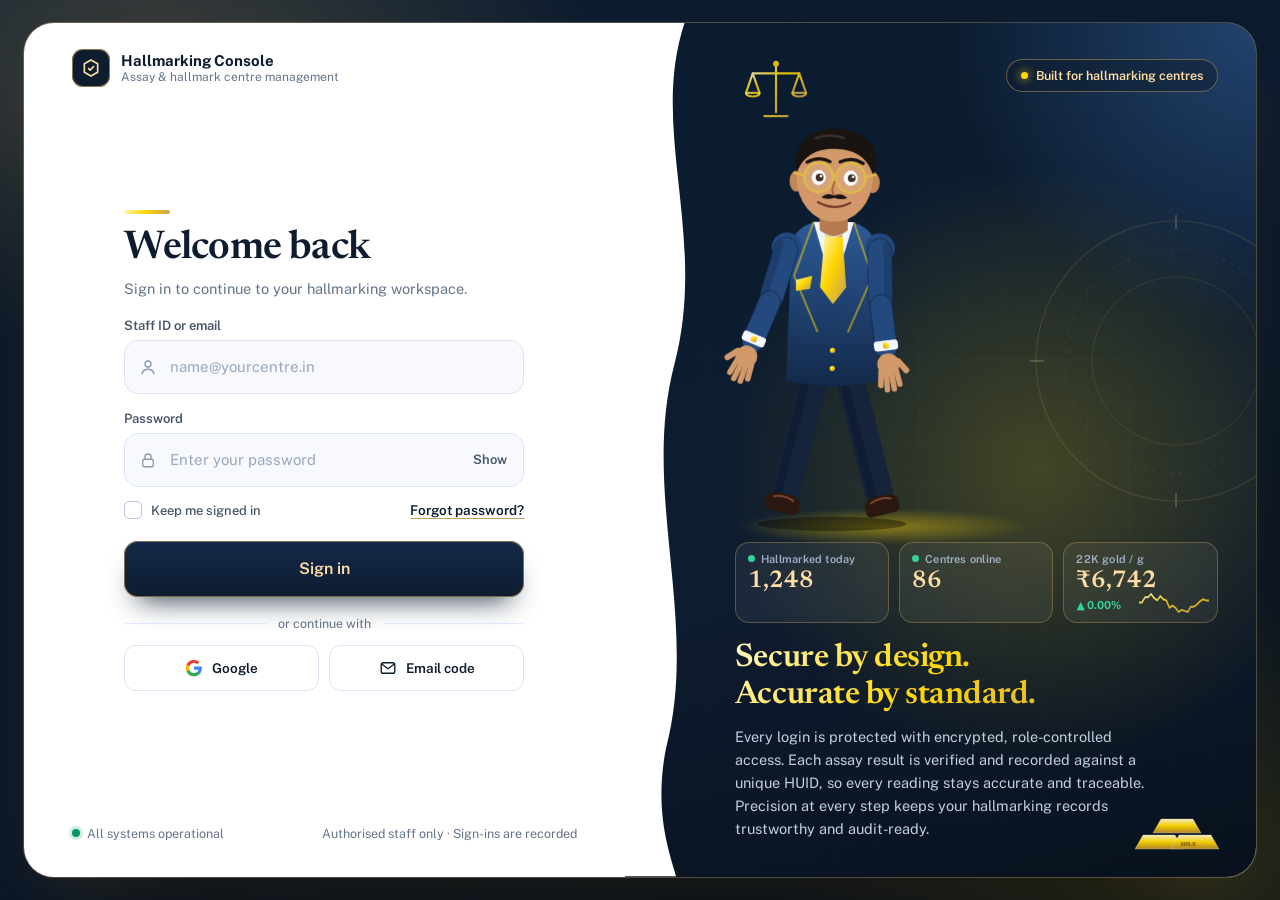
<file: newsigninpage/sign-in-responsive (5).html>
<!DOCTYPE html>
<html lang="en">
<head>
<meta charset="utf-8">
<meta name="viewport" content="width=device-width, initial-scale=1, viewport-fit=cover">
<title>Sign in · Hallmarking Console</title>
<link rel="preconnect" href="https://fonts.googleapis.com">
<link rel="preconnect" href="https://fonts.gstatic.com" crossorigin>
<link href="https://fonts.googleapis.com/css2?family=Newsreader:opsz,wght@6..72,500;6..72,600&family=Public+Sans:wght@400;500;600;700&display=swap" rel="stylesheet">
<style>
:root{
  --navy:#0e1c2f; --navy-deep:#0b1c30; --ice:#f8f9ff; --white:#fff;
  --line:#e5eeff; --line-soft:#eff4ff;
  --gold:#c5a059; --champagne:#ffdea5; --amber-soft:#fed488;
  --gold-foil:linear-gradient(135deg,#fff7c2,#ffd700 45%,#c5a059);
  --ok:#059669; --warn:#d97706; --err:#ba1a1a; --slate:#64748b; --slate-dark:#475569;
  --padY:clamp(12px,2.6vh,32px);
  --serif:"Newsreader",Georgia,"Times New Roman",serif;
  --sans:"Public Sans",system-ui,-apple-system,"Segoe UI",Roboto,sans-serif;
}
*{box-sizing:border-box;margin:0}
html,body{min-height:100%}
html{-webkit-text-size-adjust:100%}
body{
  font-family:var(--sans);color:var(--navy);-webkit-font-smoothing:antialiased;
  min-height:100vh;min-height:100dvh;display:grid;place-items:center;padding:var(--padY) clamp(12px,2vw,24px);overflow-y:auto;overflow-x:hidden;
  background:
    radial-gradient(50% 45% at 12% 8%,rgba(197,160,89,.28),transparent 70%),
    radial-gradient(45% 45% at 92% 96%,rgba(255,215,0,.14),transparent 70%),
    linear-gradient(160deg,#0b1c30,#0e1c2f 55%,#08111d);
}

/* ============ Floating frame ============ */
.frame{
  width:100%;max-width:1280px;min-height:0;display:grid;grid-template-columns:minmax(0,1fr) minmax(0,1.05fr);
  background:var(--white);border-radius:30px;overflow:hidden;
  box-shadow:0 0 0 1px rgba(255,222,165,.25),0 60px 120px -40px rgba(0,0,0,.8),0 30px 60px -30px rgba(197,160,89,.35);
  animation:rise .8s cubic-bezier(.2,.8,.2,1) both;
}
@keyframes rise{from{opacity:0;transform:translateY(22px)}to{opacity:1;transform:none}}

/* ============ Form side ============ */
.form-side{display:flex;flex-direction:column;padding:clamp(16px,2.8vh,32px) clamp(20px,4.4vw,48px) clamp(16px,2.4vh,26px);position:relative;z-index:2;min-width:0;overflow-y:auto;overflow-x:hidden;-webkit-overflow-scrolling:touch}
.form-side::-webkit-scrollbar{width:5px}
.form-side::-webkit-scrollbar-thumb{background:rgba(197,160,89,.35);border-radius:4px}
.form-side::-webkit-scrollbar-track{background:transparent}
.logo{display:flex;align-items:center;gap:11px;font-weight:700;font-size:15px}
.logo-mark{width:38px;height:38px;border-radius:11px;background:var(--navy);display:grid;place-items:center;color:var(--champagne);box-shadow:inset 0 0 0 1px rgba(197,160,89,.7)}
.logo small{display:block;font-weight:400;font-size:12px;color:var(--slate);margin-top:1px}
.form-wrap{flex:1;display:flex;flex-direction:column;justify-content:center;max-width:400px;width:100%;margin:auto auto;padding:clamp(8px,1.6vh,16px) 0;min-height:min-content}
.gold-rule{width:46px;height:4px;border-radius:4px;background:var(--gold-foil)}
h1{font-family:var(--serif);font-weight:600;font-size:clamp(28px,min(4.4vh,3.4vw),40px);letter-spacing:-.02em;margin-top:clamp(10px,1.6vh,16px);line-height:1.05}
.sub{margin-top:clamp(5px,.9vh,9px);color:var(--slate);font-size:14.5px;line-height:1.55}


.field{margin-top:clamp(10px,1.9vh,18px)}
label{display:block;font-size:13px;font-weight:600;color:var(--slate-dark);margin-bottom:7px}
.control{position:relative}
.ico{position:absolute;left:15px;top:50%;transform:translateY(-50%);color:#8b9ab0;pointer-events:none;transition:color .15s}
.control:focus-within .ico{color:var(--gold)}
input[type=text],input[type=password]{
  width:100%;height:clamp(44px,6vh,54px);padding:0 14px 0 45px;font:inherit;font-size:15px;color:var(--navy);
  background:#f7f9ff;border:1px solid #dbe4f4;border-radius:14px;outline:none;transition:border-color .15s,box-shadow .15s,background .15s}
input::placeholder{color:#9aa8bd}
input:hover{border-color:#b9c6dd}
input:focus{background:#fff;border-color:var(--gold);box-shadow:0 0 0 4px rgba(197,160,89,.24)}
input[aria-invalid=true]{border-color:var(--err);box-shadow:0 0 0 4px rgba(186,26,26,.1)}
.toggle{position:absolute;right:6px;top:50%;transform:translateY(-50%);height:36px;padding:0 11px;border:0;background:transparent;color:var(--slate-dark);font:inherit;font-size:13px;font-weight:600;border-radius:9px;cursor:pointer}
.toggle:hover{background:var(--line-soft)}
.err{display:none;margin-top:6px;font-size:13px;color:var(--err)}
.field.bad .err{display:block}

.row{display:flex;justify-content:space-between;align-items:center;gap:8px 12px;margin-top:clamp(10px,1.6vh,15px);font-size:13.5px;flex-wrap:wrap}
.check{display:flex;align-items:center;gap:9px;color:var(--slate-dark);cursor:pointer;margin:0;font-weight:500}
.check input{appearance:none;width:18px;height:18px;border:1px solid #b9c6dd;border-radius:5px;background:#fff;display:grid;place-content:center;cursor:pointer;transition:.15s;margin:0}
.check input:checked{background:var(--navy);border-color:var(--navy)}
.check input:checked::after{content:"";width:9px;height:5px;border-left:2px solid var(--champagne);border-bottom:2px solid var(--champagne);transform:rotate(-45deg) translate(1px,-1px)}
.check input:focus-visible{outline:none;box-shadow:0 0 0 4px rgba(197,160,89,.3);border-color:var(--gold)}
a{color:var(--navy);font-weight:600;text-decoration-color:var(--gold);text-underline-offset:3px}
a:hover{color:#8a6b2c}
a:focus-visible,button:focus-visible{outline:2px solid var(--gold);outline-offset:3px;border-radius:8px}

.submit{
  position:relative;overflow:hidden;width:100%;height:clamp(46px,6.2vh,56px);margin-top:clamp(14px,2.4vh,22px);border:0;border-radius:14px;cursor:pointer;
  background:linear-gradient(180deg,#14294a,var(--navy));color:var(--champagne);font:inherit;font-weight:600;font-size:16px;
  display:flex;align-items:center;justify-content:center;gap:10px;
  box-shadow:inset 0 0 0 1px rgba(197,160,89,.6),0 16px 28px -14px rgba(14,28,47,.9);transition:box-shadow .2s,transform .1s}
.submit::after{content:"";position:absolute;top:0;bottom:0;left:-60%;width:40%;transform:skewX(-20deg);background:linear-gradient(90deg,transparent,rgba(255,222,165,.35),transparent);transition:left .7s}
.submit:hover::after{left:130%}
.submit:hover{box-shadow:inset 0 0 0 1px var(--gold),0 20px 32px -14px rgba(14,28,47,.95)}
.submit:active{transform:translateY(1px)}
.submit[disabled]{cursor:progress}
.spinner{width:16px;height:16px;border-radius:50%;border:2px solid rgba(255,222,165,.35);border-top-color:var(--champagne);animation:spin .7s linear infinite;display:none}
@keyframes spin{to{transform:rotate(360deg)}}
.submit.loading .spinner{display:block}

.or{display:flex;align-items:center;gap:12px;margin:clamp(12px,2.2vh,20px) 0 clamp(9px,1.6vh,14px);font-size:12.5px;color:var(--slate)}
.or::before,.or::after{content:"";flex:1;height:1px;background:var(--line)}
.alt{display:grid;grid-template-columns:1fr 1fr;gap:10px}
.alt button{height:clamp(42px,5.4vh,46px);border-radius:12px;border:1px solid #dbe4f4;background:#fff;font:inherit;font-size:13.5px;font-weight:600;color:var(--navy);cursor:pointer;display:flex;align-items:center;justify-content:center;gap:9px;transition:border-color .15s,background .15s,box-shadow .15s}
.alt button:hover{border-color:var(--gold);background:#fffdf7;box-shadow:0 8px 18px -12px rgba(197,160,89,.9)}

.alert{display:none;margin-top:16px;padding:11px 13px;border-radius:11px;font-size:13.5px;line-height:1.45}
.alert.show{display:block}
.alert.error{background:#fdf0f0;color:var(--err);border:1px solid #f3c9c9}
.alert.ok{background:#ecfaf4;color:#047857;border:1px solid #b6e8d3}

.form-foot{display:flex;justify-content:space-between;flex-wrap:wrap;gap:6px 16px;font-size:12.5px;color:var(--slate);padding-top:clamp(6px,1.2vh,12px);padding-bottom:clamp(8px,1.6vh,16px);flex-shrink:0}
.status{display:inline-flex;align-items:center;gap:7px}
.status i{width:8px;height:8px;border-radius:50%;background:var(--ok);box-shadow:0 0 0 3px rgba(5,150,105,.18)}

/* ============ Visual side ============ */
.visual{
  position:relative;overflow:hidden;color:#fff;padding:clamp(20px,4vh,40px) clamp(20px,3vw,44px) clamp(20px,4vh,40px) clamp(86px,9.6vw,110px);display:flex;flex-direction:column;justify-content:space-between;min-width:0;
  background:
    radial-gradient(70% 50% at 65% 52%,rgba(255,215,0,.22),transparent 70%),
    radial-gradient(80% 60% at 100% 0%,#22436e,transparent 60%),
    linear-gradient(165deg,#0b1c30,#0e1c2f 60%,#08111d);
}
.visual::before{content:"";position:absolute;inset:0;pointer-events:none;opacity:.6;
  background-image:linear-gradient(rgba(197,160,89,.07) 1px,transparent 1px),linear-gradient(90deg,rgba(197,160,89,.07) 1px,transparent 1px);
  background-size:42px 42px;-webkit-mask-image:radial-gradient(70% 70% at 65% 50%,#000,transparent);mask-image:radial-gradient(70% 70% at 65% 50%,#000,transparent)}
.visual>*{position:relative;z-index:1}
.wave{position:absolute!important;left:-1px;top:0;height:100%;width:84px;z-index:1;display:block}
.chip{align-self:flex-end;display:inline-flex;align-items:center;gap:8px;font-size:12.5px;font-weight:600;color:var(--champagne);padding:8px 14px;border:1px solid rgba(197,160,89,.5);border-radius:999px;background:rgba(14,28,47,.5);backdrop-filter:blur(6px)}
.chip i{width:7px;height:7px;border-radius:50%;background:#ffd700;box-shadow:0 0 10px #ffd700}

/* The scene is laid out on a fixed 430x400 stage that is scaled to fit,
   so the host, board and speech bubble always keep the same composition. */
.scene{position:relative;flex:1;min-height:220px;margin:6px 0 10px}
.visual>.scene{z-index:0} /* below the white wave so the host walks out from behind its edge */
.stage{position:absolute;left:0;bottom:0;width:430px;height:400px;transform-origin:0 100%}
.floor{position:absolute;left:-6px;bottom:-12px;width:270px;height:34px;border-radius:50%;background:radial-gradient(closest-side,rgba(255,215,0,.45),transparent)}

/* animated host */
.fig{position:absolute;left:-14px;bottom:0;width:278px;height:380px;overflow:visible;z-index:3;pointer-events:none}

.bubble{position:absolute;left:172px;top:2px;max-width:246px;background:#fff;color:var(--navy);padding:11px 15px;border-radius:16px;font-size:13.5px;line-height:1.45;font-weight:500;box-shadow:0 24px 40px -20px rgba(0,0,0,.7);z-index:4;
  opacity:0;transform:translateY(6px) scale(.92);transform-origin:0 100%;transition:opacity .35s,transform .35s cubic-bezier(.2,.9,.3,1.3)}
.bubble.on{opacity:1;transform:none}
.bubble::after{content:"";position:absolute;left:-5px;bottom:15px;width:13px;height:13px;background:#fff;transform:rotate(45deg);border-radius:3px}
.bubble b{font-weight:700}
#say{display:block;transition:opacity .16s,transform .16s}
#say.swap{opacity:0;transform:translateY(4px)}

/* holo board */
.board{position:absolute;right:0;bottom:54px;width:246px;height:262px;border-radius:20px;padding:14px 16px 12px;color:#fff;display:flex;flex-direction:column;z-index:2;
  background:linear-gradient(160deg,rgba(255,255,255,.14),rgba(255,255,255,.04));border:1px solid rgba(255,222,165,.55);backdrop-filter:blur(8px);
  box-shadow:0 34px 60px -28px rgba(0,0,0,.85),inset 0 1px 0 rgba(255,255,255,.25);
  opacity:0;transform:translateY(14px) scale(.97);transition:opacity .6s,transform .6s cubic-bezier(.2,.8,.2,1)}
.board.on{opacity:1;transform:none}
.board-head{display:flex;justify-content:space-between;align-items:center;font-size:12.5px}
.board-head b{color:var(--champagne);font-weight:700}
.board-head span{font-size:11px;color:#9fb0c7;font-weight:500}
.slides{position:relative;flex:1;margin-top:10px}
.slide{position:absolute;inset:0;opacity:0;transform:translateY(10px);transition:opacity .5s,transform .5s;pointer-events:none}
.slide.on{opacity:1;transform:none}
.dots{display:flex;gap:7px;justify-content:center;padding-top:8px}
.dots button{width:22px;height:5px;border:0;border-radius:5px;background:rgba(255,255,255,.25);cursor:pointer;padding:0;transition:.3s}
.dots button.on{background:var(--gold-foil);width:34px}
.cap{margin-top:8px;font-size:11.5px;color:#9fb0c7;line-height:1.45}

/* slide 1: purity */
.prow{display:grid;grid-template-columns:32px 1fr 34px;align-items:center;gap:10px;padding:6px 8px;border-radius:10px;font-size:12.5px;color:#c3cfe0}
.prow .k{font-weight:700;color:#fff}
.track{height:8px;border-radius:8px;background:rgba(255,255,255,.12);overflow:hidden}
.fill{display:block;height:100%;width:0;border-radius:8px;background:var(--gold-foil);transition:width 1s cubic-bezier(.2,.8,.2,1) .25s}
.slide.on .fill{width:var(--w)}
.prow .n{text-align:right;font-weight:600;font-variant-numeric:tabular-nums}
.prow.hi{background:rgba(255,215,0,.12);box-shadow:inset 0 0 0 1px rgba(255,222,165,.6)}

/* slide 2: HUID */
.huid{display:flex;align-items:center;gap:14px;margin-top:4px}
.ringbox{position:relative;width:92px;height:92px;flex:none}
.ringbox svg{width:100%;height:100%}
.scanline{position:absolute;left:2px;right:2px;top:8px;height:2px;background:linear-gradient(90deg,transparent,#fff7c2,transparent);box-shadow:0 0 10px #ffd700;opacity:0}
.slide.on .scanline{animation:scan 1.1s ease-in-out .3s 4 alternate}
@keyframes scan{0%{top:8px;opacity:1}100%{top:82px;opacity:1}}
.hlabel{font-size:11px;color:#9fb0c7;font-weight:600;letter-spacing:.04em}
.hcode{font-family:ui-monospace,SFMono-Regular,Menlo,Consolas,monospace;font-size:23px;font-weight:700;color:var(--champagne);margin-top:4px;letter-spacing:3px;--tw:calc(6ch + 18px)}
.type{display:inline-block;overflow:hidden;white-space:nowrap;vertical-align:bottom;width:0;border-right:2px solid var(--champagne)}
.slide.on .type{animation:typing 1.1s steps(6,end) .5s forwards,caret .8s step-end infinite}
@keyframes typing{to{width:var(--tw)}}
@keyframes caret{50%{border-color:transparent}}
.chips{display:flex;flex-wrap:wrap;gap:6px;margin-top:10px}
.chips span{font-size:11px;padding:4px 9px;border-radius:999px;border:1px solid rgba(197,160,89,.5);color:var(--amber-soft)}

/* slide 3: hallmark */
.hm{display:flex;gap:12px;align-items:center;margin-top:2px}
.plate{width:92px;height:92px;flex:none}
.slide.on .plate{animation:stamp .7s cubic-bezier(.2,.9,.25,1) .2s both}
@keyframes stamp{0%{transform:scale(1.5);opacity:0}60%{transform:scale(.95);opacity:1}100%{transform:scale(1)}}
.parts{list-style:none;padding:0;display:grid;gap:8px;font-size:12px;color:#d6e0ee}
.parts li{display:flex;align-items:center;gap:8px;opacity:0;transform:translateX(8px)}
.slide.on .parts li{animation:pin .5s ease forwards}
.parts li:nth-child(1){animation-delay:.7s}.parts li:nth-child(2){animation-delay:1s}.parts li:nth-child(3){animation-delay:1.3s}.parts li:nth-child(4){animation-delay:1.6s}
@keyframes pin{to{opacity:1;transform:none}}
.ck{width:16px;height:16px;border-radius:50%;background:var(--gold-foil);display:grid;place-items:center;flex:none}


/* ===== Hallmarking process slides (6 steps) ===== */
.pv{display:block;width:100%;height:auto;margin-top:-2px;overflow:visible}
.pv text{font-family:var(--sans)}
.pv .mono{font-family:ui-monospace,SFMono-Regular,Menlo,Consolas,monospace}
.pa{transform-box:fill-box;transform-origin:center}
.dots button{width:18px}.dots button.on{width:30px}
.slide .cap{margin-top:6px}

/* shared pop-in */
.slide.on .pop{animation:pop .5s cubic-bezier(.2,.9,.3,1.4) var(--d,0s) both}
@keyframes pop{from{transform:scale(0);opacity:0}}

/* step 1: submission */
.slide.on .jw{animation:jwIn .9s cubic-bezier(.2,.8,.2,1) both}
@keyframes jwIn{from{transform:translateX(-70px);opacity:0}}
.slide.on .tray{animation:trayMv 1s ease-in-out 1.1s both}
@keyframes trayMv{from{transform:translate(-22px,-20px)}}
.slide.on .jarm{animation:jarm 1s ease-in-out 1.1s both}
@keyframes jarm{to{opacity:0}}

/* step 2: XRF */
.slide.on .beam{animation:beamP .9s ease-in-out infinite alternate}
@keyframes beamP{from{opacity:.2}to{opacity:.9}}
.slide.on .rip{animation:rip 1.6s ease-out infinite;animation-delay:var(--d,0s)}
@keyframes rip{from{transform:scale(.4);opacity:.9}to{transform:scale(1.7);opacity:0}}
.bar{transform-box:fill-box;transform-origin:0 50%}
.slide.on .bar{animation:barG 1.2s cubic-bezier(.2,.8,.2,1) var(--d,.4s) both}
@keyframes barG{from{transform:scaleX(0)}}
.slide.on .blink{animation:blk 1s step-end infinite}
@keyframes blk{50%{opacity:.25}}

/* step 3: fire assay */
.flame{transform-box:fill-box;transform-origin:50% 100%}
.slide.on .flame{animation:fl .45s ease-in-out infinite alternate;animation-delay:var(--d,0s)}
@keyframes fl{from{transform:scale(1,.8)}to{transform:scale(.9,1.15)}}
.mer{transform-box:fill-box;transform-origin:50% 100%}
.slide.on .mer{animation:merUp 2.8s ease-out .2s both}
@keyframes merUp{from{transform:scaleY(.05)}}
.slide.on .bead{animation:beadIn .8s ease 1.7s both}
@keyframes beadIn{from{transform:scale(0);opacity:0}}
.slide.on .glow{animation:glow 1.1s ease-in-out 2s infinite alternate}
@keyframes glow{from{opacity:.15}to{opacity:.6}}
.slide.on .sprk{animation:sprk 1.6s ease-out infinite;animation-delay:var(--d,0s)}
@keyframes sprk{from{transform:translateY(8px);opacity:1}to{transform:translateY(-14px);opacity:0}}

/* step 5: laser */
.slide.on .lh{animation:lhSweep 2.4s linear .4s both,lhOff .4s ease 2.9s both}
@keyframes lhSweep{from{transform:translateX(-55px)}to{transform:translateX(57px)}}
@keyframes lhOff{to{opacity:0}}
.slide.on .ch{animation:chIn .18s ease both;animation-delay:var(--d,0s)}
@keyframes chIn{from{opacity:0}}
.slide.on .lbeam{animation:flick .1s linear infinite alternate}
@keyframes flick{from{opacity:.55}to{opacity:1}}
.slide.on .shine{animation:shine 1s ease 3.1s both}
@keyframes shine{from{opacity:0}50%{opacity:.9}to{opacity:0}}

/* step 6: packing */
.slide.on .rg{animation:ringDrop .7s cubic-bezier(.4,0,.6,1) .3s both}
@keyframes ringDrop{from{transform:translateY(-58px);opacity:0}}
.slide.on .lid{animation:lidDrop .55s cubic-bezier(.3,1.4,.5,1) 1.3s both}
@keyframes lidDrop{from{transform:translateY(-44px);opacity:0}}
.rib{transform-box:fill-box;transform-origin:50% 0}
.slide.on .rib{animation:ribG .5s ease 1.95s both}
@keyframes ribG{from{transform:scaleY(0)}}
.slide.on .pk{animation:bob .9s ease-in-out infinite alternate}
@keyframes bob{to{transform:translateY(-3px)}}

.tag h2{font-family:var(--serif);font-weight:600;font-size:clamp(22px,min(2.7vw,3.6vh),40px);line-height:1.12;letter-spacing:-.015em;max-width:22ch;text-wrap:balance;background:var(--gold-foil);-webkit-background-clip:text;background-clip:text;color:transparent}
.tag p{margin-top:clamp(6px,1.2vh,12px);max-width:44ch;color:#c3cfe0;line-height:1.6;font-size:14.5px}

/* ============ Responsive tiers ============ */
/* Desktop & laptop: the card fills the viewport (never scrolls the page unless the window is really short) */
@media (min-width:1000px){
  .frame{height:clamp(580px,calc(100vh - 2*var(--padY)),980px);height:clamp(580px,calc(100dvh - 2*var(--padY)),980px);min-height:560px}
}
/* Keep tag paragraph visible on desktop */
@media (min-width:1000px) and (max-height:820px){
  .tag p{font-size:12px;line-height:1.45;margin-top:4px}
  .tag h2{font-size:clamp(18px,2.2vw,26px)}
}
/* Keep sub-headline and logo subtitle visible on desktop */
@media (min-width:1000px) and (max-height:720px){
  .sub{font-size:13.5px;margin-top:4px}
  .logo small{font-size:11px}
}
@media (min-width:1000px) and (max-height:600px){
  body{place-items:start center}
  .frame{height:auto;min-height:560px}
}
@media (min-width:1700px) and (min-height:960px){ .frame{max-width:1440px} }

/* Tablet & small laptop windows: host banner on top, form below.
   Compact visual banner and guaranteed bottom visibility on ALL tablets! */
@media (max-width:999px){
  body{place-items:center;padding:clamp(8px,1.5vh,16px) clamp(10px,2vw,20px);overflow-y:auto;min-height:100vh;min-height:100dvh}
  .frame{grid-template-columns:1fr;grid-template-rows:auto minmax(0,1fr);max-width:680px;border-radius:22px;
    height:auto;max-height:calc(var(--app-h,100dvh) - clamp(12px,2vh,24px));min-height:0}
  .visual{order:-1;padding:12px 18px 0;justify-content:flex-start;height:clamp(130px,20vh,195px);height:clamp(130px,20dvh,195px)}
  .wave,.chip,.tag{display:none}
  .scene{flex:1;min-height:0;height:auto;margin:0}
  .form-side{padding:clamp(12px,1.8vh,20px) clamp(18px,4.4vw,38px) clamp(16px,2.4vh,24px);min-height:0;overflow-y:auto;-webkit-overflow-scrolling:touch}
  .form-wrap{justify-content:center;margin:auto auto}
  .form-foot{padding-bottom:14px;flex-shrink:0}
  .mini{display:flex}
}

/* Tablet Landscape: 2-column card with live ticker, full text, and bottom never cut off */
@media (min-width:768px) and (max-height:850px){
  :root{--padY:clamp(8px,1.5vh,16px)}
  .frame{height:calc(var(--app-h,100dvh) - 2*var(--padY));min-height:540px;max-height:96vh}
  .form-side{overflow-y:auto;padding-top:clamp(12px,2vh,20px);padding-bottom:clamp(14px,2.2vh,24px)}
  .field{margin-top:clamp(8px,1.3vh,13px)}
  input[type=text],input[type=password]{height:clamp(42px,5vh,48px)}
  .submit{height:clamp(44px,5.2vh,50px)}
  .alt button{height:clamp(38px,4.5vh,44px)}
  .form-foot{padding-top:clamp(6px,1vh,12px);padding-bottom:12px;flex-shrink:0}
  .live{margin-bottom:8px;gap:8px}
  .kpi{padding:6px 10px 5px}
  .kpi b{font-size:18px}
  .deco-bars{display:block;width:76px;bottom:10px;right:24px}
}
/* Phones: form only, sized to fit exactly one screen */
@media (max-width:640px){
  body{padding:0;padding-left:env(safe-area-inset-left);padding-right:env(safe-area-inset-right);padding-top:env(safe-area-inset-top);padding-bottom:env(safe-area-inset-bottom);place-items:stretch}
  .frame{border-radius:0;box-shadow:none;max-width:none;grid-template-rows:minmax(0,1fr);
    height:100vh;height:var(--app-h,100dvh);min-height:0}
  .visual{display:none}
  .form-side{padding:clamp(12px,2.4vh,22px) 20px clamp(10px,1.8vh,18px)}
  .form-wrap{max-width:none;justify-content:center;padding-top:0}
  h1{font-size:clamp(25px,4.2vh,30px)}
  input[type=text],input[type=password]{font-size:16px}
  .form-foot{flex-direction:column;gap:3px;font-size:12px}
}
@media (max-width:380px){
  .alt{grid-template-columns:1fr}
  .form-side{padding-left:16px;padding-right:16px}
}
/* Short screens (any device): trim the extras so everything still fits */
/* Keep sub-headline and logo subtitle visible across all heights */
@media (max-height:780px){
  .sub{font-size:13.5px;margin-top:4px}
  .logo small{font-size:11px}
}
@media (max-height:680px){
  label{margin-bottom:4px}
  .or{margin:8px 0 7px}
  .alt button{height:40px}
  .gold-rule{height:3px}
  .logo-mark{width:32px;height:32px}
}
@media (max-height:600px){ .form-foot span:last-child{display:none} .check{font-size:13px} }
/* Short landscape screens (phones/tablets on their side): form only */
@media (max-width:999px) and (max-height:700px){
  .visual{display:none}
  .frame{max-width:560px;grid-template-rows:minmax(0,1fr)}
}


/* ============ Live figures + illustrations ============ */
.live{display:grid;grid-template-columns:repeat(3,1fr);gap:10px;margin-bottom:clamp(10px,2vh,18px)}
.kpi{position:relative;padding:10px 12px 9px;border-radius:14px;background:rgba(255,255,255,.06);border:1px solid rgba(197,160,89,.38);backdrop-filter:blur(6px);min-width:0;overflow:hidden}
.kpi .lbl{display:flex;align-items:center;gap:6px;font-size:11px;font-weight:600;color:#9fb0c7;letter-spacing:.02em;white-space:nowrap}
.kpi b{display:block;margin-top:3px;font-family:var(--serif);font-weight:600;font-size:clamp(19px,1.9vw,25px);color:var(--champagne);line-height:1.1;font-variant-numeric:tabular-nums;transition:color .4s}
.kpi b.flash{color:#fff}
.kpi em{font-style:normal;font-size:11px;font-weight:700}
.kpi em.up{color:#34d399}.kpi em.dn{color:#f87171}
.pulse{width:7px;height:7px;border-radius:50%;background:#34d399;box-shadow:0 0 0 0 rgba(52,211,153,.6);animation:pulse 1.8s infinite;flex:none}
@keyframes pulse{70%{box-shadow:0 0 0 8px rgba(52,211,153,0)}100%{box-shadow:0 0 0 0 rgba(52,211,153,0)}}
.spark{position:absolute;right:8px;bottom:8px;width:46%;height:22px;opacity:.9}
.spark polyline{fill:none;stroke:url(#gGold);stroke-width:2;stroke-linecap:round;stroke-linejoin:round}
.deco{position:absolute!important;pointer-events:none;z-index:0}
.deco-scale{left:clamp(92px,10.4vw,120px);top:clamp(18px,3.6vh,36px);width:62px;opacity:.85;animation:sway 6s ease-in-out infinite;transform-origin:50% 8%}
@keyframes sway{50%{transform:rotate(2.5deg)}}
.deco-ring{right:-70px;top:22%;width:300px;height:300px;opacity:.5;animation:spin 60s linear infinite}
.deco-bars{right:clamp(18px,2.6vw,40px);bottom:clamp(14px,2.6vh,30px);width:92px;opacity:.95;z-index:2}
.tag p{max-width:46ch}
.mini{display:none;align-items:center;gap:8px;margin-top:10px;padding:7px 11px;border-radius:11px;background:var(--line-soft);border:1px solid var(--line);font-size:12px;color:var(--slate-dark);font-weight:600;white-space:nowrap;overflow:hidden}
.mini b{color:var(--navy);font-variant-numeric:tabular-nums}
.mini .sep{opacity:.35}
@media (max-width:440px){ .mini{gap:6px;font-size:11.5px;padding:7px 9px} .mini .w{display:none} }
.mini .up{color:var(--ok)}.mini .dn{color:var(--err)}
@media (max-width:999px){ .live,.deco{display:none} }
@media (max-width:999px) and (min-height:701px){ .mini{display:flex} }
/* Compact live ticker & deco on compact desktop heights instead of hiding */
@media (min-width:1000px) and (max-height:860px){
  .live{margin-bottom:8px;gap:8px}
  .kpi{padding:6px 10px 5px}
  .kpi b{font-size:18px}
  .deco-bars{display:block;width:76px;bottom:10px;right:24px}
}
@media (prefers-reduced-motion:reduce){.deco-scale,.deco-ring,.pulse{animation:none}}

@media (prefers-reduced-motion:reduce){.frame,.spinner,.slide *{animation:none!important}.submit::after{display:none}.board,.bubble{transition:none}}
</style>
</head>
<body>
<svg width="0" height="0" style="position:absolute" aria-hidden="true" focusable="false"><defs>
  <linearGradient id="gGold" x1="0" y1="0" x2="1" y2="1"><stop offset="0" stop-color="#fff7c2"/><stop offset=".45" stop-color="#ffd700"/><stop offset="1" stop-color="#c5a059"/></linearGradient>
</defs></svg>
<div class="frame">

  <!-- ===== Form side ===== -->
  <main class="form-side">
    <div class="logo">
      <div class="logo-mark" aria-hidden="true">
        <svg width="20" height="20" viewBox="0 0 24 24" fill="none" stroke="currentColor" stroke-width="2" stroke-linejoin="round"><path d="M12 2.5 20 7v10l-8 4.5L4 17V7z"/><path d="M8.5 12.2 11 14.6l4.6-5"/></svg>
      </div>
      <div>Hallmarking Console<small>Assay &amp; hallmark centre management</small></div>
    </div>

    <div class="mini" aria-label="Live figures"><i class="pulse"></i>Live<span class="sep">|</span><span><b data-k="done">1,248</b> hallmarked<span class="w"> today</span></span><span class="sep">|</span><span>22K <b data-k="rate">&#8377;6,742</b>/g <b class="up" data-k="chg">&#9650; 0.4%</b></span></div>

    <div class="form-wrap">
      <span class="gold-rule"></span>
      <h1>Welcome back</h1>
      <p class="sub">Sign in to continue to your hallmarking workspace.</p>

      <form id="f" novalidate>

        <div class="field" id="g-user">
          <label for="user">Staff ID or email</label>
          <div class="control">
            <svg class="ico" width="18" height="18" viewBox="0 0 24 24" fill="none" stroke="currentColor" stroke-width="1.8" stroke-linecap="round" stroke-linejoin="round"><circle cx="12" cy="8" r="4"/><path d="M4 21c1-4 4-6 8-6s7 2 8 6"/></svg>
            <input id="user" type="text" autocomplete="username" placeholder="name@yourcentre.in" required>
          </div>
          <div class="err" id="e-user">Enter your staff ID or email.</div>
        </div>

        <div class="field" id="g-pass">
          <label for="pass">Password</label>
          <div class="control">
            <svg class="ico" width="18" height="18" viewBox="0 0 24 24" fill="none" stroke="currentColor" stroke-width="1.8" stroke-linecap="round" stroke-linejoin="round"><rect x="5" y="11" width="14" height="10" rx="2"/><path d="M8 11V8a4 4 0 0 1 8 0v3"/></svg>
            <input id="pass" type="password" autocomplete="current-password" placeholder="Enter your password" required>
            <button type="button" class="toggle" id="tg" aria-label="Show password" aria-pressed="false">Show</button>
          </div>
          <div class="err" id="e-pass">Enter your password.</div>
        </div>

        <div class="row">
          <label class="check"><input type="checkbox" id="rem"> Keep me signed in</label>
          <a href="#forgot">Forgot password?</a>
        </div>

        <div class="alert" id="al" role="alert"></div>

        <button class="submit" id="sb" type="submit"><span class="spinner" aria-hidden="true"></span><span id="sbt">Sign in</span></button>

        <div class="or">or continue with</div>
        <div class="alt">
          <button type="button" data-alt="Google">
            <svg width="18" height="18" viewBox="0 0 24 24"><path fill="#4285F4" d="M22.5 12.2c0-.8-.1-1.5-.2-2.2H12v4.2h5.9a5 5 0 0 1-2.2 3.3v2.7h3.6c2.1-1.9 3.2-4.8 3.2-8z"/><path fill="#34A853" d="M12 23c3 0 5.5-1 7.3-2.7l-3.6-2.7c-1 .7-2.3 1.1-3.7 1.1-2.9 0-5.3-1.9-6.2-4.5H2.1v2.8A11 11 0 0 0 12 23z"/><path fill="#FBBC05" d="M5.8 14.2a6.6 6.6 0 0 1 0-4.4V7H2.1a11 11 0 0 0 0 10z"/><path fill="#EA4335" d="M12 5.4c1.6 0 3.1.6 4.2 1.7l3.1-3.1A11 11 0 0 0 2.1 7l3.7 2.8C6.7 7.3 9.1 5.4 12 5.4z"/></svg>
            Google
          </button>
          <button type="button" data-alt="Email code">
            <svg width="18" height="18" viewBox="0 0 24 24" fill="none" stroke="currentColor" stroke-width="1.8" stroke-linecap="round" stroke-linejoin="round"><rect x="3" y="5" width="18" height="14" rx="2.5"/><path d="m4 7 8 6 8-6"/></svg>
            Email code
          </button>
        </div>
      </form>
    </div>

    <div class="form-foot">
      <span class="status"><i></i>All systems operational</span>
      <span>Authorised staff only · Sign-ins are recorded</span>
    </div>
  </main>

  <!-- ===== Visual side ===== -->
  <aside class="visual" aria-label="Product highlights">
    <svg class="wave" viewBox="0 0 100 800" preserveAspectRatio="none"><path d="M0,0 H72 C30,100 100,200 60,320 C20,440 90,560 50,680 C35,740 55,780 62,800 H0 Z" fill="#ffffff"/></svg>

    <svg class="deco deco-ring" viewBox="0 0 300 300" aria-hidden="true"><circle cx="150" cy="150" r="140" fill="none" stroke="rgba(197,160,89,.35)" stroke-width="1.2"/><circle cx="150" cy="150" r="112" fill="none" stroke="rgba(255,222,165,.25)" stroke-width="1" stroke-dasharray="2 7"/><circle cx="150" cy="150" r="84" fill="none" stroke="rgba(197,160,89,.3)" stroke-width="1"/><g stroke="rgba(255,222,165,.4)" stroke-width="2"><path d="M150 4v14M150 282v14M4 150h14M282 150h14"/></g></svg>
    <svg class="deco deco-scale" viewBox="0 0 64 70" fill="none" stroke="url(#gGold)" stroke-width="2.2" stroke-linecap="round" stroke-linejoin="round" aria-hidden="true"><path d="M32 6v52M20 62h24M8 18h48"/><circle cx="32" cy="8" r="3" fill="#ffd700" stroke="none"/><path d="M8 18 1 38h14zM56 18l-7 20h14z"/><path d="M1 38c0 5 14 5 14 0M49 38c0 5 14 5 14 0"/></svg>
    <svg class="deco deco-bars" viewBox="0 0 92 56" aria-hidden="true"><defs><linearGradient id="bar" x1="0" y1="0" x2="0" y2="1"><stop offset="0" stop-color="#fff7c2"/><stop offset=".5" stop-color="#ffd700"/><stop offset="1" stop-color="#b8892f"/></linearGradient></defs><g fill="url(#bar)" stroke="rgba(255,255,255,.35)" stroke-width=".8"><path d="M4 52 12 38h32l8 14z"/><path d="M40 52 48 38h32l8 14z"/><path d="M22 36 30 22h32l8 14z"/></g><text x="57" y="48.5" font-size="6" font-weight="700" fill="#7a5a1c" text-anchor="middle" font-family="sans-serif">999.9</text></svg>
    <span class="chip"><i></i>Built for hallmarking centres</span>

    <div class="scene">
     <div class="stage">
      <div class="floor"></div>

      <div class="bubble" id="bubble"><span id="say"></span></div>

      <!-- ============ Rigged host (front view, flat style) ============
           Every moving part has an id and is driven by the rig script below. -->
      <svg class="fig" viewBox="0 0 300 410" aria-hidden="true" focusable="false">
        <defs>
          <linearGradient id="gBlazer" x1="0" y1="0" x2="0" y2="1"><stop offset="0" stop-color="#2d5a97"/><stop offset="1" stop-color="#13294a"/></linearGradient>
        </defs>
        <g id="root" transform="translate(-260 0)">
          <ellipse cx="150" cy="402" rx="74" ry="7" fill="rgba(0,0,0,.4)"/>
          <g id="legL"></g>
          <g id="legR"></g>

          <g id="upper">
            <!-- torso: blazer, shirt, tie -->
            <path d="M108,132 Q108,110 132,104 H168 Q192,110 192,132 L196,262 Q150,274 104,262 Z" fill="url(#gBlazer)"/>
            <polygon points="130,104 170,104 150,172" fill="#f4f7ff"/>
            <path d="M130,104 L111,158 L135,214 M170,104 L189,158 L165,214" stroke="#ffd700" stroke-opacity=".5" stroke-width="2" fill="none" stroke-linejoin="round"/>
            <polygon points="143,108 157,108 159,119 141,119" fill="url(#gGold)"/>
            <path d="M141,119 h18 l4,50 -13,17 -13,-17 z" fill="url(#gGold)"/>
            <polygon points="113,162 129,158 127,171 113,173" fill="url(#gGold)"/>
            <circle cx="150" cy="232" r="2.6" fill="url(#gGold)"/><circle cx="150" cy="250" r="2.6" fill="url(#gGold)"/>
            <path d="M136,112 q14,12 28,0" stroke="#dfe6f5" stroke-width="2" fill="none"/>

            <!-- neck -->
            <path d="M136,84 h28 v28 q-14,12 -28,0 z" fill="#b57a4d"/>

            <!-- head -->
            <g id="head">
              <ellipse cx="112" cy="64" rx="7" ry="10.5" fill="#c28659"/><ellipse cx="188" cy="64" rx="7" ry="10.5" fill="#c28659"/>
              <ellipse cx="150" cy="60" rx="38" ry="44" fill="#d29a6a"/>
              <path d="M112,56 C104,18 138,10 152,11 C188,12 198,40 188,56 C182,38 168,31 150,31 C132,31 118,38 112,56 Z" fill="#1a1411"/>
              <path d="M130,21 q14,-6 28,-1" stroke="#4a3d36" stroke-width="2.5" fill="none" stroke-linecap="round" opacity=".7"/>
              <g id="feat">
                <g id="cheeks" opacity=".3"><circle cx="124" cy="77" r="8" fill="#e08a6a"/><circle cx="176" cy="77" r="8" fill="#e08a6a"/></g>
                <g id="brows" stroke="#1a1411" stroke-width="3.2" fill="none" stroke-linecap="round"><path d="M122,45 q12,-7 23,-1"/><path d="M155,44 q12,-6 23,1"/></g>
                <g id="eyeL" transform="translate(134 60)"><ellipse rx="7" ry="7.5" fill="#fff"/><g id="pupL"><circle r="3.9" fill="#2a1a12"/><circle cx="1.3" cy="-1.4" r="1.3" fill="#fff"/></g></g>
                <g id="eyeR" transform="translate(166 60)"><ellipse rx="7" ry="7.5" fill="#fff"/><g id="pupR"><circle r="3.9" fill="#2a1a12"/><circle cx="1.3" cy="-1.4" r="1.3" fill="#fff"/></g></g>
                <g fill="rgba(255,255,255,.1)" stroke="#e0b84a" stroke-width="2.6">
                  <circle cx="134" cy="60" r="14.5"/><circle cx="166" cy="60" r="14.5"/>
                  <path d="M148,59 q2,-3 4,0" fill="none"/>
                  <path d="M119.5,58 L110,56 M180.5,58 L190,56" fill="none" stroke-linecap="round"/>
                </g>
                <path d="M150,64 q-5,10 1,14" stroke="#a8683f" stroke-width="2" fill="none" stroke-linecap="round"/>
                <path d="M137,80 Q143,74 150,78 Q157,74 163,80 Q157,82 150,80 Q143,82 137,80 Z" fill="#1a1411"/>
                <path id="mouth" d="M138,85 Q150,95 162,85" fill="none" stroke="#7a3b2a" stroke-width="2.2" stroke-linecap="round" stroke-linejoin="round"/>
              </g>
            </g>

            <!-- arms (screen-right arm is the left one mirrored) -->
            <g transform="translate(300 0) scale(-1 1)"><g id="armB"></g></g>
            <g id="armA"></g>
          </g>
        </g>
      </svg>

      <!-- graphics board -->
      <div class="board" id="board">
        <div class="board-head"><b id="bt">Jewellery Submission</b><span id="bn">Step 1 / 6</span></div>
        <div class="slides">

          <div class="slide" data-s="0">
            <svg class="pv" viewBox="0 0 214 134" aria-hidden="true">
              <rect x="0" y="118" width="214" height="3" rx="1.5" fill="rgba(255,222,165,.45)"/>
              <g class="pa pop" style="--d:.2s">
                <rect x="150" y="44" width="56" height="70" rx="7" fill="rgba(255,255,255,.08)" stroke="rgba(255,222,165,.6)"/>
                <rect x="168" y="39" width="20" height="9" rx="3" fill="url(#gGold)"/>
                <text x="178" y="63" text-anchor="middle" font-size="7.5" font-weight="700" fill="#ffdea5">LOT #A-204</text>
                <rect x="158" y="70" width="40" height="3" rx="1.5" fill="rgba(255,255,255,.25)"/>
                <rect x="158" y="77" width="30" height="3" rx="1.5" fill="rgba(255,255,255,.25)"/>
                <rect x="158" y="84" width="36" height="3" rx="1.5" fill="rgba(255,255,255,.25)"/>
              </g>
              <g class="pa pop" style="--d:2.5s"><circle cx="178" cy="100" r="9" fill="url(#gGold)"/><path d="M173 100l4 4 7-8" stroke="#0b1c30" stroke-width="2.4" fill="none" stroke-linecap="round" stroke-linejoin="round"/></g>
              <g class="jw">
                <rect x="20" y="64" width="28" height="54" rx="12" fill="#c5a059"/>
                <rect x="32" y="64" width="4" height="54" fill="#8a6b2c" opacity=".55"/>
                <circle cx="34" cy="52" r="11" fill="#d29a6a"/>
                <path d="M23,50 C21,35 47,34 45,50 C42,42 27,42 23,50Z" fill="#1a1411"/>
                <circle cx="30" cy="53" r="1.4" fill="#2a1a12"/><circle cx="38" cy="53" r="1.4" fill="#2a1a12"/>
                <path d="M30,58 q4,3.5 8,0" stroke="#7a3b2a" stroke-width="1.5" fill="none" stroke-linecap="round"/>
                <g class="jarm"><path d="M46,72 Q58,80 60,92" stroke="#c5a059" stroke-width="8" stroke-linecap="round" fill="none"/><circle cx="61" cy="93" r="4.5" fill="#d29a6a"/></g>
              </g>
              <g class="tray">
                <path d="M68,111 H140 L136,117 H72 Z" fill="url(#gGold)"/>
                <g class="pa pop" style="--d:.9s"><circle cx="86" cy="104" r="5" fill="none" stroke="#ffd700" stroke-width="2.2"/><polygon points="83,98 89,98 90,100 86,103 82,100" fill="#bfe9ff"/></g>
                <g class="pa pop" style="--d:1s"><path d="M97,100 Q106,114 115,100" fill="none" stroke="#ffd700" stroke-width="2"/><circle cx="106" cy="108" r="2.6" fill="#ffdea5"/></g>
                <g class="pa pop" style="--d:1.1s"><ellipse cx="128" cy="106" rx="7" ry="5" fill="none" stroke="#ffd700" stroke-width="2.6"/></g>
              </g>
            </svg>
            <div class="cap">The jeweller hands over the lot. Every piece is counted and logged.</div>
          </div>

          <div class="slide" data-s="1">
            <svg class="pv" viewBox="0 0 214 134" aria-hidden="true">
              <rect x="0" y="118" width="214" height="3" rx="1.5" fill="rgba(255,222,165,.45)"/>
              <rect x="20" y="8" width="68" height="36" rx="8" fill="rgba(255,255,255,.12)" stroke="rgba(255,222,165,.6)"/>
              <circle class="blink" cx="31" cy="19" r="2.6" fill="#34d399"/>
              <text x="60" y="31" text-anchor="middle" font-size="11" font-weight="700" fill="#ffdea5">XRF</text>
              <polygon points="46,44 62,44 58,56 50,56" fill="#8fa3bf"/>
              <polygon class="beam" points="50,56 58,56 78,100 30,100" fill="rgba(255,215,0,.4)"/>
              <rect x="18" y="108" width="72" height="8" rx="3" fill="rgba(255,255,255,.2)"/>
              <circle class="pa rip" style="--d:0s" cx="54" cy="102" r="12" fill="none" stroke="#ffd700" stroke-width="1.4"/>
              <circle class="pa rip" style="--d:.8s" cx="54" cy="102" r="12" fill="none" stroke="#ffd700" stroke-width="1.4"/>
              <circle cx="54" cy="97" r="9" fill="none" stroke="url(#gGold)" stroke-width="4"/>
              <polygon points="50,83 58,83 60,87 54,92 48,87" fill="#bfe9ff"/>
              <rect x="104" y="8" width="104" height="108" rx="10" fill="rgba(255,255,255,.07)" stroke="rgba(255,222,165,.4)"/>
              <text x="114" y="24" font-size="8" font-weight="600" fill="#9fb0c7">COMPOSITION</text>
              <text x="114" y="46" font-size="9" font-weight="700" fill="#fff">Au</text>
              <rect x="134" y="39" width="54" height="7" rx="3.5" fill="rgba(255,255,255,.14)"/>
              <rect class="bar" style="--d:.4s" x="134" y="39" width="49.5" height="7" rx="3.5" fill="url(#gGold)"/>
              <text x="204" y="46" text-anchor="end" font-size="8.5" font-weight="600" fill="#ffdea5">91.6</text>
              <text x="114" y="64" font-size="9" font-weight="700" fill="#fff">Ag</text>
              <rect x="134" y="57" width="54" height="7" rx="3.5" fill="rgba(255,255,255,.14)"/>
              <rect class="bar" style="--d:.6s" x="134" y="57" width="4" height="7" rx="3.5" fill="#cfd8e6"/>
              <text x="204" y="64" text-anchor="end" font-size="8.5" font-weight="600" fill="#c3cfe0">4.4</text>
              <text x="114" y="82" font-size="9" font-weight="700" fill="#fff">Cu</text>
              <rect x="134" y="75" width="54" height="7" rx="3.5" fill="rgba(255,255,255,.14)"/>
              <rect class="bar" style="--d:.8s" x="134" y="75" width="4" height="7" rx="3.5" fill="#d08a5a"/>
              <text x="204" y="82" text-anchor="end" font-size="8.5" font-weight="600" fill="#c3cfe0">4.0</text>
              <g class="pa pop" style="--d:1.7s"><rect x="112" y="93" width="88" height="17" rx="8.5" fill="rgba(255,215,0,.16)" stroke="#ffd700"/>
              <text x="156" y="105" text-anchor="middle" font-size="9" font-weight="700" fill="#ffdea5">about 22K · 916</text></g>
            </svg>
            <div class="cap">XRF scans the surface, with no damage, to estimate the gold purity.</div>
          </div>

          <div class="slide" data-s="2">
            <svg class="pv" viewBox="0 0 214 134" aria-hidden="true">
              <defs><radialGradient id="faGlow" cx=".5" cy=".95" r=".85"><stop offset="0" stop-color="#ffe08a"/><stop offset=".45" stop-color="#ff8a2a"/><stop offset="1" stop-color="#6b1d08"/></radialGradient></defs>
              <rect x="0" y="118" width="214" height="3" rx="1.5" fill="rgba(255,222,165,.45)"/>
              <text x="97" y="16" text-anchor="middle" font-size="9" font-weight="700" fill="#ffdea5">about 1,000 °C</text>
              <rect x="38" y="24" width="118" height="94" rx="12" fill="#16253d" stroke="rgba(255,222,165,.55)"/>
              <path d="M62,118 V70 Q62,48 97,48 Q132,48 132,70 V118 Z" fill="url(#faGlow)"/>
              <path class="flame" style="--d:0s" d="M72,114 C65,102 71,94 72,84 C75,95 80,103 72,114Z" fill="#ffd36a"/>
              <path class="flame" style="--d:.15s" d="M122,114 C115,102 121,94 122,84 C125,95 130,103 122,114Z" fill="#ffd36a"/>
              <path class="flame" style="--d:.3s" d="M97,106 C91,96 96,90 97,82 C100,91 104,97 97,106Z" fill="#fff3b0"/>
              <circle class="sprk" style="--d:0s" cx="80" cy="62" r="1.6" fill="#ffd36a"/>
              <circle class="sprk" style="--d:.5s" cx="114" cy="58" r="1.6" fill="#ffd36a"/>
              <circle class="sprk" style="--d:1s" cx="97" cy="54" r="1.4" fill="#fff3b0"/>
              <circle class="glow" cx="97" cy="102" r="12" fill="#ffd700" opacity=".15"/>
              <path d="M81,118 L85,106 H109 L113,118 Z" fill="#e8dccb" stroke="#8a6b2c"/>
              <circle class="pa bead" cx="97" cy="102" r="4.6" fill="url(#gGold)"/>
              <rect x="178" y="24" width="10" height="84" rx="5" fill="rgba(255,255,255,.14)"/>
              <rect class="mer" x="180.5" y="26" width="5" height="82" rx="2.5" fill="#ff6b4a"/>
              <circle cx="183" cy="112" r="8" fill="#ff6b4a" stroke="rgba(255,255,255,.35)"/>
              <path d="M191 36h4M191 56h4M191 76h4M191 96h4" stroke="rgba(255,255,255,.4)" stroke-width="1.4" stroke-linecap="round"/>
              <text x="97" y="131" text-anchor="middle" font-size="8" font-weight="600" fill="#9fb0c7">Cupellation</text>
            </svg>
            <div class="cap">A tiny sample is heated in a furnace to confirm the exact purity.</div>
          </div>

          <div class="slide" data-s="3">
            <div class="huid">
              <div class="ringbox">
                <svg viewBox="0 0 100 100">
                  <circle cx="50" cy="58" r="30" fill="none" stroke="url(#gGold)" stroke-width="11"/>
                  <circle cx="50" cy="58" r="30" fill="none" stroke="#fff" stroke-opacity=".35" stroke-width="1.5" stroke-dasharray="60 130" transform="rotate(-120 50 58)"/>
                  <polygon points="41,14 59,14 66,22 50,38 34,22" fill="#bfe9ff"/>
                  <polygon points="41,14 50,22 59,14" fill="#fff" fill-opacity=".7"/>
                  <polygon points="34,22 50,22 50,38" fill="#7cc4ee" fill-opacity=".7"/>
                </svg>
                <div class="scanline"></div>
              </div>
              <div>
                <div class="hlabel">HUID</div>
                <div class="hcode"><span class="type">7K2P9X</span></div>
              </div>
            </div>
            <div class="chips"><span>1 piece, 1 HUID</span><span>Fully traceable</span></div>
            <div class="cap">A unique 6-character HUID is generated and linked to the test record.</div>
          </div>

          <div class="slide" data-s="4">
            <svg class="pv" viewBox="0 0 214 134" aria-hidden="true">
              <rect x="0" y="118" width="214" height="3" rx="1.5" fill="rgba(255,222,165,.45)"/>
              <rect x="40" y="78" width="134" height="38" rx="8" fill="url(#gGold)" stroke="rgba(255,255,255,.45)"/>
              <rect x="45" y="83" width="124" height="28" rx="5" fill="none" stroke="rgba(11,28,48,.35)" stroke-dasharray="3 3"/>
              <text class="ch mono" x="52.3" y="99" text-anchor="middle" font-size="12" font-weight="700" fill="#0b1c30" style="--d:0.40s">9</text>
              <text class="ch mono" x="60.9" y="99" text-anchor="middle" font-size="12" font-weight="700" fill="#0b1c30" style="--d:0.57s">1</text>
              <text class="ch mono" x="69.5" y="99" text-anchor="middle" font-size="12" font-weight="700" fill="#0b1c30" style="--d:0.74s">6</text>
              <text class="ch mono" x="86.7" y="99" text-anchor="middle" font-size="12" font-weight="700" fill="#0b1c30" style="--d:1.09s">2</text>
              <text class="ch mono" x="95.3" y="99" text-anchor="middle" font-size="12" font-weight="700" fill="#0b1c30" style="--d:1.26s">2</text>
              <text class="ch mono" x="103.9" y="99" text-anchor="middle" font-size="12" font-weight="700" fill="#0b1c30" style="--d:1.43s">K</text>
              <text class="ch mono" x="121.1" y="99" text-anchor="middle" font-size="12" font-weight="700" fill="#0b1c30" style="--d:1.77s">7</text>
              <text class="ch mono" x="129.7" y="99" text-anchor="middle" font-size="12" font-weight="700" fill="#0b1c30" style="--d:1.94s">K</text>
              <text class="ch mono" x="138.3" y="99" text-anchor="middle" font-size="12" font-weight="700" fill="#0b1c30" style="--d:2.11s">2</text>
              <text class="ch mono" x="146.9" y="99" text-anchor="middle" font-size="12" font-weight="700" fill="#0b1c30" style="--d:2.29s">P</text>
              <text class="ch mono" x="155.5" y="99" text-anchor="middle" font-size="12" font-weight="700" fill="#0b1c30" style="--d:2.46s">9</text>
              <text class="ch mono" x="164.1" y="99" text-anchor="middle" font-size="12" font-weight="700" fill="#0b1c30" style="--d:2.63s">X</text>
              
              <g class="lh">
                <rect x="85" y="4" width="44" height="22" rx="6" fill="#1f3556" stroke="#c5a059"/>
                <circle cx="94" cy="15" r="2.6" fill="#ff5a4d"/>
                <polygon points="100,26 114,26 110,33 104,33" fill="#8fa3bf"/>
                <line class="lbeam" x1="107" y1="33" x2="107" y2="95" stroke="#ff5a4d" stroke-width="6" opacity=".25"/>
                <line class="lbeam" x1="107" y1="33" x2="107" y2="95" stroke="#ff8a7a" stroke-width="2"/>
                <circle class="pa lbeam" cx="107" cy="95" r="5" fill="#ffb08a"/>
                <circle class="sprk" style="--d:0s" cx="100" cy="92" r="1.3" fill="#fff3b0"/>
                <circle class="sprk" style="--d:.3s" cx="114" cy="90" r="1.3" fill="#fff3b0"/>
                <circle class="sprk" style="--d:.6s" cx="107" cy="88" r="1.3" fill="#ffd36a"/>
              </g>
              <path class="shine" d="M52 80 L84 80 L76 114 L44 114 Z" fill="rgba(255,255,255,.55)" opacity="0"/>
            </svg>
            <div class="cap">A laser engraves the BIS mark, purity and HUID onto the piece.</div>
          </div>

          <div class="slide" data-s="5">
            <svg class="pv" viewBox="0 0 214 134" aria-hidden="true">
              <rect x="0" y="118" width="214" height="3" rx="1.5" fill="rgba(255,222,165,.45)"/>
              <g class="pk">
                <rect x="14" y="70" width="28" height="48" rx="11" fill="#2d5a97"/>
                <circle cx="28" cy="58" r="10" fill="#d29a6a"/>
                <path d="M18,56 C17,44 39,43 38,56 C35,50 22,50 18,56Z" fill="#1a1411"/>
                <circle cx="24.5" cy="59" r="1.3" fill="#2a1a12"/><circle cx="31.5" cy="59" r="1.3" fill="#2a1a12"/>
                <path d="M24.5,63.5 q3.5,3 7,0" stroke="#7a3b2a" stroke-width="1.4" fill="none" stroke-linecap="round"/>
                <path d="M40,82 Q50,86 57,80" stroke="#2d5a97" stroke-width="8" stroke-linecap="round" fill="none"/>
                <circle cx="59" cy="79" r="4.5" fill="#d29a6a"/>
              </g>
              <rect x="60" y="64" width="94" height="14" rx="3" fill="#0b1c30"/>
              <g class="rg"><circle cx="107" cy="82" r="8" fill="none" stroke="url(#gGold)" stroke-width="3.6"/><polygon points="103,69 111,69 113,73 107,78 101,73" fill="#bfe9ff"/></g>
              <rect x="60" y="75" width="94" height="43" rx="5" fill="#1c3354" stroke="rgba(255,222,165,.6)"/>
              <polygon points="80,88 89,93 89,103 80,108 71,103 71,93" fill="#0b1c30" stroke="#ffd700" stroke-width="1.4"/>
              <text x="80" y="101.5" text-anchor="middle" font-size="7" font-weight="700" fill="#ffdea5">916</text>
              <text x="134" y="94" text-anchor="middle" font-size="6.5" font-weight="600" fill="#9fb0c7">HUID</text>
              <text class="mono" x="134" y="105" text-anchor="middle" font-size="7.5" font-weight="700" fill="#ffdea5">7K2P9X</text>
              <rect class="lid" x="54" y="58" width="106" height="17" rx="4" fill="url(#gGold)" stroke="rgba(255,255,255,.45)"/>
              <rect class="rib" x="101" y="58" width="12" height="60" fill="#8a6b2c" opacity=".92"/>
              <g class="pa pop" style="--d:2.6s"><circle cx="160" cy="62" r="10" fill="url(#gGold)"/><path d="M155 62l4 4 7-8" stroke="#0b1c30" stroke-width="2.4" fill="none" stroke-linecap="round" stroke-linejoin="round"/></g>
            </svg>
            <div class="cap">The marked piece is packed, sealed and ready for the jeweller.</div>
          </div>
        </div>
        <div class="dots"><button class="on" aria-label="Jewellery Submission"></button><button aria-label="XRF Testing"></button><button aria-label="Fire Assay"></button><button aria-label="HUID Generation"></button><button aria-label="Laser Marking"></button><button aria-label="Packing"></button></div>
      </div>
     </div>
    </div>

    <div class="live" aria-label="Live figures">
      <div class="kpi"><span class="lbl"><i class="pulse"></i>Hallmarked today</span><b data-k="done">1,248</b></div>
      <div class="kpi"><span class="lbl"><i class="pulse"></i>Centres online</span><b data-k="cent">86</b></div>
      <div class="kpi"><span class="lbl">22K gold / g</span><b data-k="rate">&#8377;6,742</b><em class="up" data-k="chg">&#9650; 0.4%</em><svg class="spark" viewBox="0 0 100 22" preserveAspectRatio="none" aria-hidden="true"><polyline id="spk" points=""/></svg></div>
    </div>

    <div class="tag">
      <h2>Secure by design. Accurate by standard.</h2>
      <p>Every login is protected with encrypted, role-controlled access. Each assay result is verified and recorded against a unique HUID, so every reading stays accurate and traceable. Precision at every step keeps your hallmarking records trustworthy and audit-ready.</p>
    </div>
  </aside>
</div>

<!-- ================= Form logic ================= -->
<script>
(function(){
  var f=document.getElementById('f'), user=document.getElementById('user'), pass=document.getElementById('pass'),
      tg=document.getElementById('tg'), sb=document.getElementById('sb'), sbt=document.getElementById('sbt'), al=document.getElementById('al');

  tg.addEventListener('click',function(){
    var show=pass.type==='password';
    pass.type=show?'text':'password';
    tg.textContent=show?'Hide':'Show';
    tg.setAttribute('aria-pressed',show);
    tg.setAttribute('aria-label',show?'Hide password':'Show password');
  });

  function mark(input,groupId,bad){
    document.getElementById(groupId).classList.toggle('bad',bad);
    input.setAttribute('aria-invalid',bad?'true':'false');
  }
  function say(type,msg){ al.className='alert show '+type; al.textContent=msg; }

  f.addEventListener('submit',function(e){
    e.preventDefault(); al.className='alert';
    var u=user.value.trim(), p=pass.value;
    mark(user,'g-user',!u); mark(pass,'g-pass',!p);
    if(!u||!p){
      (!u?user:pass).focus();
      if(window.hallmarkHost) hallmarkHost.react('shake');   /* host shakes his head */
      return;
    }

    sb.disabled=true; sb.classList.add('loading'); sbt.textContent='Signing in';

    /* ------------------------------------------------------------------
       Connect your real login here. Example with Supabase:

       const { data, error } = await supabase.auth.signInWithPassword({ email: u, password: p });
       if (error) { say('error', 'Email or password is incorrect. Check both and try again.'); hallmarkHost.react('shake'); }
       else { hallmarkHost.react('cheer'); window.location.href = '/dashboard'; }
       ------------------------------------------------------------------ */
    setTimeout(function(){
      sb.disabled=false; sb.classList.remove('loading'); sbt.textContent='Sign in';
      say('ok','Demo only: connect this form to your login to continue.');
      if(window.hallmarkHost) hallmarkHost.react('cheer');   /* host celebrates */
    },900);
  });

  [user,pass].forEach(function(i){
    i.addEventListener('input',function(){ mark(i,i===user?'g-user':'g-pass',false); });
  });

  /* Google / Email code buttons: wire to supabase.auth.signInWithOAuth / signInWithOtp */
  document.querySelectorAll('[data-alt]').forEach(function(b){
    b.addEventListener('click',function(){ say('ok','Demo only: '+b.getAttribute('data-alt')+' sign-in is not connected yet.'); });
  });
})();
</script>

<!-- ================= Animated host (rig + director) ================= -->
<script>
(function(){
  'use strict';
  var reduce = window.matchMedia && matchMedia('(prefers-reduced-motion: reduce)').matches;
  function $(id){ return document.getElementById(id); }
  function clamp(v,a,b){ return v<a?a:(v>b?b:v); }
  function ease(t){ t=clamp(t,0,1); return 1-Math.pow(1-t,3); }
  function f(n){ return Math.round(n*100)/100; }

  /* ---------- keep the 430x400 stage fitted to its box ---------- */
  var scene=document.querySelector('.scene'), stage=document.querySelector('.stage');
  function fit(){ var w=scene.clientWidth,h=scene.clientHeight,s=Math.min(1.5,w/430,h/400); if(!(s>0)) s=0; stage.style.transform='scale('+s+')'; stage.style.left=Math.max(0,(w-430*s)/2)+'px'; }
  fit();
  if(window.ResizeObserver) new ResizeObserver(fit).observe(scene); else window.addEventListener('resize',fit);

  /* ---------- build the rig ---------- */
  var SK='#d29a6a', DK='#b57a4d';
  function hands(p){
    return ''+
    '<g id="'+p+'_loupe" style="display:none">'+
      '<line x1="104" y1="250" x2="104" y2="268" stroke="#8a6b2c" stroke-width="6" stroke-linecap="round"/>'+
      '<circle cx="104" cy="281" r="13.5" fill="rgba(190,235,255,.3)" stroke="url(#gGold)" stroke-width="4"/>'+
      '<path d="M96,277 a9,9 0 0 1 7,-6" stroke="#fff" stroke-width="2" fill="none" stroke-linecap="round" opacity=".85"/>'+
    '</g>'+
    '<g id="'+p+'_h_open"><g stroke="'+SK+'" stroke-linecap="round" fill="none">'+
      '<line x1="97" y1="252" x2="95" y2="267" stroke-width="5.5"/><line x1="102" y1="255" x2="101" y2="271" stroke-width="5.5"/>'+
      '<line x1="107" y1="255" x2="108" y2="271" stroke-width="5.5"/><line x1="112" y1="252" x2="114" y2="266" stroke-width="5.5"/>'+
      '<line x1="94" y1="244" x2="87" y2="254" stroke-width="6"/></g>'+
      '<circle cx="104" cy="246" r="11" fill="'+SK+'"/></g>'+
    '<g id="'+p+'_h_point"><g stroke="'+SK+'" stroke-linecap="round" fill="none">'+
      '<line x1="105" y1="252" x2="107" y2="278" stroke-width="6.2"/><line x1="95" y1="245" x2="91" y2="253" stroke-width="6"/></g>'+
      '<circle cx="104" cy="247" r="11.5" fill="'+SK+'"/>'+
      '<path d="M97,255 q7,5 15,0" stroke="'+DK+'" stroke-width="1.6" fill="none" stroke-linecap="round"/></g>'+
    '<g id="'+p+'_h_fist"><circle cx="104" cy="247" r="12" fill="'+SK+'"/>'+
      '<path d="M95,255 q9,5 18,0" stroke="'+DK+'" stroke-width="1.8" fill="none" stroke-linecap="round"/>'+
      '<path d="M98,252 v-4 M104,253 v-5 M110,252 v-4" stroke="'+DK+'" stroke-width="1.4" stroke-linecap="round"/>'+
      '<ellipse cx="104" cy="241" rx="9" ry="4.5" fill="'+SK+'" stroke="'+DK+'" stroke-width="1"/></g>'+
    '<g id="'+p+'_h_thumb"><line x1="97" y1="252" x2="95" y2="272" stroke="'+SK+'" stroke-width="8" stroke-linecap="round"/>'+
      '<circle cx="104" cy="247" r="11.5" fill="'+SK+'"/>'+
      '<path d="M95,255 q9,5 18,0" stroke="'+DK+'" stroke-width="1.8" fill="none" stroke-linecap="round"/></g>';
  }
  function armMarkup(p){
    return ''+
    '<g id="'+p+'_up">'+
      '<circle cx="104" cy="130" r="15" fill="#24497f"/>'+
      '<rect x="92" y="120" width="24" height="72" rx="12" fill="#24497f" stroke="#0f2240" stroke-opacity=".5" stroke-width="1.2"/>'+
      '<rect x="93" y="124" width="7" height="62" rx="3.5" fill="#17335a" opacity=".5"/>'+
      '<g id="'+p+'_fore">'+
        '<rect x="93" y="176" width="22" height="64" rx="11" fill="#24497f" stroke="#0f2240" stroke-opacity=".5" stroke-width="1.2"/>'+
        '<rect x="92" y="222" width="24" height="10" rx="3" fill="#f4f7ff"/>'+
        '<rect x="101" y="224" width="6" height="6" rx="1.5" fill="url(#gGold)"/>'+
        '<g id="'+p+'_hand">'+hands(p)+'</g>'+
      '</g>'+
    '</g>';
  }
  function legMarkup(x){
    var c=x+14;
    return ''+
    '<rect x="'+x+'" y="246" width="28" height="142" rx="13" fill="#15233b"/>'+
    '<rect x="'+(x+3)+'" y="250" width="8" height="136" rx="4" fill="#0c1729" opacity=".5"/>'+
    '<path d="M'+(c-17)+',388 Q'+(c-17)+',378 '+(c-6)+',378 H'+(c+6)+' Q'+(c+17)+',378 '+(c+17)+',388 Q'+(c+18)+',397 '+(c+12)+',397 H'+(c-12)+' Q'+(c-18)+',397 '+(c-17)+',388 Z" fill="#2b1810"/>'+
    '<path d="M'+(c-10)+',383 q10,-4 20,0" stroke="#7a4a30" stroke-width="2" fill="none" stroke-linecap="round"/>';
  }
  $('armA').innerHTML=armMarkup('a');
  $('armB').innerHTML=armMarkup('b');
  $('legL').innerHTML=legMarkup(120);
  $('legR').innerHTML=legMarkup(152);

  var E={
    root:$('root'), upper:$('upper'), head:$('head'), feat:$('feat'), brows:$('brows'), cheeks:$('cheeks'),
    eyeL:$('eyeL'), eyeR:$('eyeR'), pupL:$('pupL'), pupR:$('pupR'), mouth:$('mouth'), legL:$('legL'), legR:$('legR'),
    a:{up:$('a_up'),fore:$('a_fore'),hand:$('a_hand')}, b:{up:$('b_up'),fore:$('b_fore'),hand:$('b_hand')},
    loupe:$('b_loupe'), bubble:$('bubble'), say:$('say'), board:$('board')
  };
  var curHand={a:'',b:''};
  function setHand(p,t){
    if(curHand[p]===t) return; curHand[p]=t;
    ['open','point','fist','thumb'].forEach(function(k){ $(p+'_h_'+k).style.display=(k===t)?'':'none'; });
  }

  /* ---------- poses ----------
     Arm angles use one convention for both arms: s = shoulder (0 hangs down, 90 straight out,
     180 straight up), e = elbow bend (+ bends the forearm up/out), w = wrist. */
  var POSE={
    idle:   {aS:8,aE:6,aW:0,aH:'open', bS:8,bE:6,bW:0,bH:'open', lean:0,tilt:0,turn:0,gx:.3,gy:0,brow:0,grin:.7,nod:0,loupe:0,
             waveA:0,tapB:0,bounceB:0,cheer:0,shake:0,lock:0},
    namaste:{aS:1,aE:-117,aW:-64,aH:'open', bS:1,bE:-117,bW:-64,bH:'open', tilt:3,gx:0,gy:.5,brow:.3,grin:1,nod:.9},
    wave:   {aS:125,aE:52,aH:'open', tilt:-3,gx:0,gy:0,brow:.4,grin:1,waveA:1},
    s0:     {aS:28,aE:-66,aH:'fist', bS:74,bE:-6,bH:'point', tilt:2,turn:.7,gx:1,gy:.1,brow:.1,grin:.8,tapB:1},
    s1:     {aS:14,aE:8,aH:'open', bS:102,bE:134,bH:'fist', loupe:1, tilt:3,turn:.55,gx:.9,gy:0,brow:.1,grin:.5},
    s2:     {aS:28,aE:-66,aH:'fist', bS:80,bE:-14,bH:'point', tilt:-2,turn:.65,gx:1,gy:.05,brow:.3,grin:.6,tapB:1},
    s3:     {aS:14,aE:8,aH:'open', bS:74,bE:-6,bH:'point', tilt:2,turn:.6,gx:1,gy:.1,brow:.2,grin:.8,tapB:1},
    s4:     {aS:14,aE:8,aH:'open', bS:80,bE:-14,bH:'point', tilt:-2,turn:.6,gx:1,gy:.05,brow:.3,grin:.6,tapB:1},
    s5:     {aS:28,aE:-66,aH:'fist', bS:62,bE:48,bH:'thumb', tilt:-2,turn:.6,gx:1,gy:0,brow:.5,grin:1,bounceB:1},
    user:   {turn:-.9,gx:-1,gy:.1,tilt:-4,brow:.3,grin:.8,lock:1},
    pass:   {aS:159,aE:111,aW:-90,aH:'open', bS:159,bE:111,bW:-90,bH:'open', gx:0,gy:0,turn:0,brow:.5,grin:.4,lock:1},
    avert:  {turn:.95,gx:1,gy:0,tilt:3,brow:.4,grin:.5,lock:1},
    cheer:  {aS:165,aE:20,aH:'open', bS:165,bE:20,bH:'open', gx:0,gy:-.2,brow:.8,grin:1,cheer:1,lock:1},
    shake:  {gx:0,gy:0,brow:-.5,grin:.1,shake:1,lock:1}
  };
  (function(){ var base=POSE.idle; Object.keys(POSE).forEach(function(k){ if(k!=='idle') POSE[k]=Object.assign({},base,POSE[k]); }); })();

  var NUM=['aS','aE','aW','bS','bE','bW','lean','tilt','turn','gx','gy','brow','grin','nod','loupe','waveA','tapB','bounceB','cheer','shake','talk'];
  var KZ={aS:[75,.6],aE:[75,.6],aW:[75,.6],bS:[75,.6],bE:[75,.6],bW:[75,.6],gx:[260,1],gy:[260,1],
          waveA:[50,1],tapB:[50,1],bounceB:[50,1],cheer:[50,1],shake:[60,1],loupe:[110,1],talk:[90,1]};
  var V={}, VEL={};
  NUM.forEach(function(n){ V[n]=(POSE.idle[n]||0); VEL[n]=0; });

  var T=0, base='idle', overlay=null, react=null, reactUntil=0, talkUntil=0, introDone=false;
  var walking=false, walkStart=0, walkX=reduce?0:-260, walkAmp=0, phase=0;
  var mx=0,my=0,lastMove=-9, nextBlink=2, blinkStart=-9;

  function curPoseName(){ return (react&&T<reactUntil)?react:(overlay||base); }

  /* ---------- speech ---------- */
  function say(html){
    E.bubble.classList.add('on');
    E.say.classList.add('swap');
    setTimeout(function(){ E.say.innerHTML=html; E.say.classList.remove('swap'); },150);
    talkUntil=T+clamp(html.length*0.035,1,2.8);
    VEL.nod+=3;
  }

  /* ---------- per-frame update ---------- */
  function update(dt,now){
    T+=dt;

    if(walking){
      var p=(now-walkStart)/2300;
      walkX=-260*(1-ease(p));
      if(p>=1){ walking=false; walkX=0; arrive(); }
    }
    var wt=walking&&now>=walkStart?1:0;
    walkAmp+=(wt-walkAmp)*(1-Math.exp(-dt*8));
    if(walkAmp>.01) phase+=dt*Math.PI*2*1.7;

    var P=POSE[curPoseName()]||POSE.idle;
    var gx=P.gx, gy=P.gy, turn=P.turn;
    if(!P.lock && !reduce && (T-lastMove)<2.2){
      var r=E.head.getBoundingClientRect(), cx=r.left+r.width/2, cy=r.top+r.height/2;
      gx=clamp((mx-cx)/240,-1,1); gy=clamp((my-cy)/240,-1,1)*.8; turn=gx*.6;
    }

    var tgt={aS:P.aS,aE:P.aE,aW:P.aW,bS:P.bS,bE:P.bE,bW:P.bW,lean:P.lean,tilt:P.tilt,turn:turn,gx:gx,gy:gy,
             brow:P.brow,grin:P.grin,nod:P.nod,loupe:P.loupe,waveA:P.waveA,tapB:P.tapB,bounceB:P.bounceB,
             cheer:P.cheer,shake:P.shake,talk:(T<talkUntil&&!reduce)?1:0};
    NUM.forEach(function(n){
      if(reduce){ V[n]=tgt[n]; return; }
      var k=(KZ[n]||[100,.75]), x=V[n], v=VEL[n], steps=Math.ceil(dt/.012), h=dt/steps;
      for(var i=0;i<steps;i++){ v+=(-k[0]*(x-tgt[n])-2*k[1]*Math.sqrt(k[0])*v)*h; x+=v*h; }
      V[n]=x; VEL[n]=v;
    });
    setHand('a',P.aH); setHand('b',P.bH);

    /* procedural layers on top of the springs */
    var aS=V.aS,aE=V.aE,aW=V.aW,bS=V.bS,bE=V.bE,bW=V.bW,lean=V.lean,tilt=V.tilt,tr=V.turn,bob=0;
    var swing=Math.sin(phase)*walkAmp;
    if(!reduce){
      var wv=Math.sin(T*16.5);
      aE+=17*wv*V.waveA; aW+=11*Math.sin(T*16.5+1)*V.waveA;
      bS+=3.5*Math.sin(T*8)*V.tapB + 4*Math.sin(T*9)*V.bounceB;
      bE+=2*Math.sin(T*9+1)*V.bounceB;
      aE+=10*Math.sin(T*14)*V.cheer; bE+=10*Math.sin(T*14+.5)*V.cheer;
      aS+=8*swing; bS-=8*swing;
      aS+=1.2*Math.sin(T*1.3); bS+=1.2*Math.sin(T*1.1+1);
      lean+=.8*Math.sin(T*.9); tilt+=.8*Math.sin(T*.7+1);
      tr+=.7*Math.sin(T*17)*V.shake;
      bob=-Math.abs(Math.sin(phase))*4*walkAmp + Math.sin(T*2)*.7 - Math.abs(Math.sin(T*7))*8*V.cheer;
    }

    /* eyes / blink / mouth */
    var bl=1;
    if(!reduce){
      if(T>nextBlink){ blinkStart=T; nextBlink=T+2.2+Math.random()*3.4; }
      var bp=(T-blinkStart)/.16; if(bp>=0&&bp<=1) bl=1-.92*Math.sin(Math.PI*bp);
    }
    var px=clamp(V.gx,-1.2,1.2)*3, py=clamp(V.gy,-1.2,1.2)*2.2;
    var m=reduce?0:V.talk*(.2+.6*Math.abs(Math.sin(T*12.5)*Math.cos(T*7.1)));
    var g=clamp(V.grin,0,1.2), cy=86-2*g, hw=12+6*g, lc=cy+6+4*g+12*m, uc=lc-12*m;

    /* ---------- apply ---------- */
    E.root.setAttribute('transform','translate('+f(walkX)+' 0)');
    E.legL.setAttribute('transform','translate(0 '+f(-7*Math.max(0,-Math.cos(phase))*walkAmp)+') rotate('+f(15*swing)+' 134 250)');
    E.legR.setAttribute('transform','translate(0 '+f(-7*Math.max(0,Math.cos(phase))*walkAmp)+') rotate('+f(-15*swing)+' 166 250)');
    E.upper.setAttribute('transform','translate(0 '+f(bob)+') rotate('+f(lean)+' 150 262)');
    E.head.setAttribute('transform','translate(0 '+f(V.nod*2)+') rotate('+f(tilt)+' 150 104)');
    E.feat.setAttribute('transform','translate('+f(tr*7)+' '+f(V.nod*3.5)+')');
    E.brows.setAttribute('transform','translate(0 '+f(-V.brow*3)+')');
    E.cheeks.setAttribute('opacity',f(.15+.2*clamp(V.grin,0,1)));
    E.eyeL.setAttribute('transform','translate(134 60) scale(1 '+f(bl)+')');
    E.eyeR.setAttribute('transform','translate(166 60) scale(1 '+f(bl)+')');
    E.pupL.setAttribute('transform','translate('+f(px)+' '+f(py)+')');
    E.pupR.setAttribute('transform','translate('+f(px)+' '+f(py)+')');
    E.mouth.setAttribute('d','M'+f(150-hw)+','+f(cy)+' Q150,'+f(lc)+' '+f(150+hw)+','+f(cy)+' Q150,'+f(uc)+' '+f(150-hw)+','+f(cy)+' Z');
    E.mouth.setAttribute('fill',m>.05?'#5b211c':'none');

    E.a.up.setAttribute('transform','rotate('+f(aS)+' 104 128)');
    E.a.fore.setAttribute('transform','rotate('+f(aE)+' 104 184)');
    E.a.hand.setAttribute('transform','rotate('+f(aW)+' 104 234)');
    E.b.up.setAttribute('transform','rotate('+f(bS)+' 104 128)');
    E.b.fore.setAttribute('transform','rotate('+f(bE)+' 104 184)');
    E.b.hand.setAttribute('transform','rotate('+f(bW)+' 104 234)');
    E.loupe.style.display=V.loupe>.03?'':'none';
    E.loupe.style.opacity=clamp(V.loupe,0,1);
  }

  var last=0;
  function frame(now){
    if(!scene.clientWidth){ last=now; requestAnimationFrame(frame); return; }   /* host hidden (phones): skip work */
    var dt=last?Math.min(.05,(now-last)/1000):.016; last=now;
    update(dt,now);
    requestAnimationFrame(frame);
  }

  /* ---------- slides + director ---------- */
  var slides=[].slice.call(document.querySelectorAll('.slide')),
      dots=[].slice.call(document.querySelectorAll('.dots button')),
      bt=$('bt'), bn=$('bn'),
      titles=['Jewellery Submission','XRF Testing','Fire Assay','HUID Generation','Laser Marking','Packing'],
      msgs=['<b>Step 1:</b> the jeweller submits the jewellery.',
            '<b>Step 2:</b> XRF testing reads the purity, no damage.',
            '<b>Step 3:</b> fire assay confirms it in the furnace.',
            '<b>Step 4:</b> a unique <b>HUID</b> is generated.',
            '<b>Step 5:</b> laser marking engraves the hallmark.',
            '<b>Step 6:</b> packed, sealed and ready to go!'],
      cur=0, loopT, introTimers=[];

  function slideUI(n){
    cur=n;
    slides.forEach(function(el,k){ el.classList.toggle('on',k===n); });
    dots.forEach(function(el,k){ el.classList.toggle('on',k===n); });
    bt.textContent=titles[n]; bn.textContent='Step '+(n+1)+' / '+titles.length;
  }
  function show(n){
    slideUI(n); base='s'+n;
    if(!overlay) say(msgs[n]);
  }
  function loop(){ clearInterval(loopT); if(!reduce) loopT=setInterval(function(){ show((cur+1)%slides.length); },6200); }
  function later(ms,fn){ introTimers.push(setTimeout(fn,ms)); }

  function arrive(){                       // host has walked in: greet, then start the tour
    E.board.classList.add('on'); slideUI(0);
    base='namaste'; say('<b>Namaste!</b> Welcome back.');
    later(1400,function(){ base='wave'; say('Let me show you the 6 hallmarking steps.'); });
    later(3200,finishIntro);
  }
  function finishIntro(){
    introTimers.forEach(clearTimeout); introTimers=[];
    if(introDone) return;
    introDone=true; walking=false; walkX=0;
    E.board.classList.add('on');
    show(cur); loop();
  }
  function skipIntro(){ if(!introDone){ walking=false; walkX=0; E.board.classList.add('on'); finishIntro(); } }

  dots.forEach(function(d,n){ d.addEventListener('click',function(){ skipIntro(); show(n); loop(); }); });

  /* ---------- form reactions ---------- */
  var gUser=$('g-user'), gPass=$('g-pass'), passEl=$('pass'), passEngaged=false;
  function back(){ if(introDone&&!overlay) say(msgs[cur]); }
  gUser.addEventListener('focusin',function(){ overlay='user'; say('Type your <b>staff ID</b> or email.'); });
  gUser.addEventListener('focusout',function(e){ if(!gUser.contains(e.relatedTarget)&&overlay==='user'){ overlay=null; back(); } });
  function refreshPass(){
    if(!passEngaged) return;
    var hidden=passEl.type==='password';
    overlay=hidden?'pass':'avert';
    say(hidden?'Eyes covered. <b>No peeking!</b>':'Not looking, <b>promise!</b>');
  }
  gPass.addEventListener('focusin',function(){ passEngaged=true; refreshPass(); });
  gPass.addEventListener('focusout',function(e){
    if(!gPass.contains(e.relatedTarget)){ passEngaged=false; if(overlay==='pass'||overlay==='avert'){ overlay=null; back(); } }
  });
  $('tg').addEventListener('click',refreshPass);


  /* ---------- cursor following ---------- */
  document.addEventListener('mousemove',function(e){ mx=e.clientX; my=e.clientY; lastMove=T; },{passive:true});

  /* ---------- public API ----------
     hallmarkHost.react('cheer')  -> celebrate (login success)
     hallmarkHost.react('shake')  -> shake head (login failed)
     hallmarkHost.say('<b>Hi</b>') -> make him say something */
  window.hallmarkHost={
    react:function(name){
      react=name; reactUntil=T+(name==='cheer'?2.4:1.1);
      say(name==='cheer'?'<b>Welcome in!</b>':'Hmm, please check those details.');
      setTimeout(function(){ if(!overlay&&introDone) say(msgs[cur]); },(name==='cheer'?2400:1600));
    },
    say:say,
    preview:function(name){ introDone=true; walking=false; walkX=0; E.board.classList.add('on'); overlay=name; var m=/^s(\d)$/.exec(name); if(m){ slideUI(+m[1]); } for(var i=0;i<30;i++) update(.03,performance.now()); }
  };

  /* ---------- go ---------- */
  if(reduce){
    introDone=true; E.board.classList.add('on'); slideUI(0); base='s0'; E.say.innerHTML='<b>Namaste!</b> Welcome back. '+msgs[0]; E.bubble.classList.add('on');
    requestAnimationFrame(frame);
  } else {
    requestAnimationFrame(function(now){ if(!introDone){ walking=true; walkStart=now+300; } last=now; requestAnimationFrame(frame); });
  }
})();
</script>
<script>
/* Fit-to-screen safety net for phones/tablets: uses the real visible height (address bar aware)
   and gently scales the form down if it would still overflow, so nothing is ever cut off. */
(function(){
  var root=document.documentElement, fs=document.querySelector('.form-side'), fw=document.querySelector('.form-wrap');
  function fit(){
    var vv=window.visualViewport, h=Math.round(vv?vv.height:window.innerHeight);
    root.style.setProperty('--app-h',h+'px');
    if(fs && fs.scrollHeight > fs.clientHeight + 2){
      fs.style.overflowY = 'auto';
    }
    if(window.innerWidth>999 && window.innerHeight>750) return;
    for(var i=0;i<3;i++){
      var over=fs.scrollHeight-fs.clientHeight;
      if(over<=1) break;
      var cur=parseFloat(fw.style.zoom)||1, hh=fw.offsetHeight*cur;
      var z=Math.max(.7,cur*(hh-over-2)/hh);
      fw.style.zoom=z;
    }
  }
  window.addEventListener('resize',fit);
  window.addEventListener('orientationchange',function(){setTimeout(fit,250)});
  if(window.visualViewport) window.visualViewport.addEventListener('resize',fit);
  window.addEventListener('load',fit);
  if(document.fonts&&document.fonts.ready) document.fonts.ready.then(fit);
  fit();
})();
</script>
<script>
/* Live figures (demo data). To wire real numbers: hallmarkLive.set({done:1300,cent:90,rate:6760}) */
(function(){
  var st={done:1248,cent:86,rate:6742}, base=6742, hist=[], prev=st.rate, spk=document.getElementById('spk');
  var nodes=[].slice.call(document.querySelectorAll('[data-k]'));
  var fmt=function(n){return Number(n).toLocaleString('en-IN');};
  for(var i=0;i<24;i++){ hist.push(base+Math.round(Math.sin(i/3)*6+Math.random()*6)); }
  function put(k,t,cls){
    nodes.forEach(function(n){ if(n.dataset.k!==k) return;
      if(n.textContent!==t){ n.textContent=t; if(k!=='chg'){ n.classList.add('flash'); setTimeout(function(){n.classList.remove('flash')},500); } }
      if(cls){ n.classList.remove('up','dn'); n.classList.add(cls); } });
  }
  function draw(){
    var lo=Math.min.apply(0,hist), hi=Math.max.apply(0,hist), r=Math.max(1,hi-lo);
    if(spk) spk.setAttribute('points',hist.map(function(v,i){return (i*100/(hist.length-1)).toFixed(1)+','+(20-(v-lo)/r*18).toFixed(1);}).join(' '));
  }
  function render(){
    var pct=(st.rate-base)/base*100;
    put('done',fmt(st.done)); put('cent',String(st.cent)); put('rate','\u20B9'+fmt(st.rate));
    put('chg',(pct>=0?'\u25B2 ':'\u25BC ')+Math.abs(pct).toFixed(2)+'%',pct>=0?'up':'dn');
    draw();
  }
  function tick(){
    if(Math.random()<.7) st.done+=1+Math.floor(Math.random()*3);
    if(Math.random()<.2) st.cent=Math.max(80,Math.min(92,st.cent+(Math.random()<.5?-1:1)));
    st.rate=Math.max(base*.985,Math.min(base*1.015,st.rate+Math.round((Math.random()-.48)*8)));
    st.rate=Math.round(st.rate); hist.push(st.rate); hist.shift(); render();
  }
  render(); setInterval(tick,2200);
  window.hallmarkLive={set:function(o){ for(var k in o) st[k]=o[k]; if(o.rate) base=o.rate; render(); }};
})();
</script>
</body>
</html>
</file>
